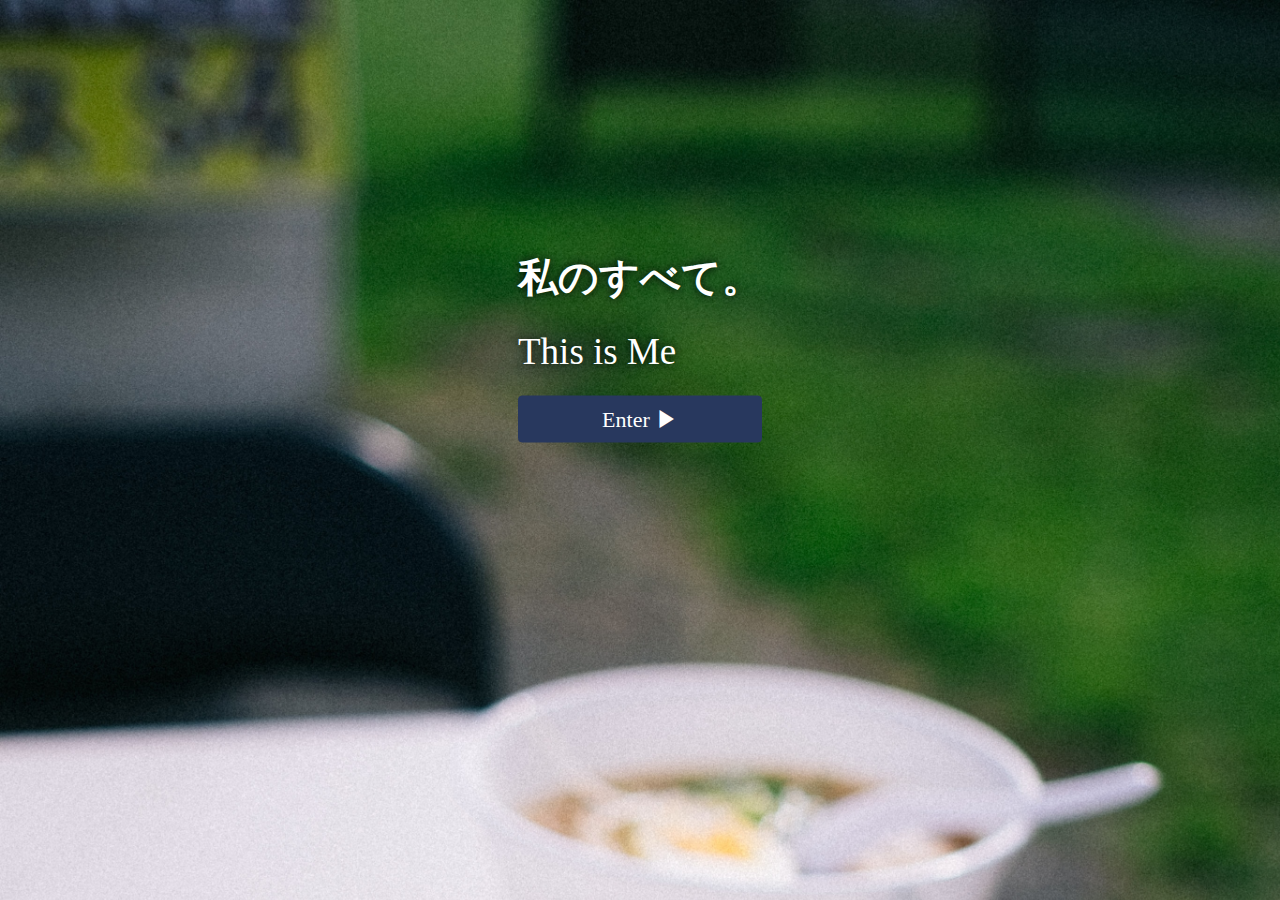
<file: index.html>
<!DOCTYPE html>
<html lang="ja">
<head>
    <meta charset="UTF-8">
        <link rel="stylesheet" href="css/bootstrap.min.css">
        <link rel="stylesheet" href="css/style.css">
    <meta name="viewport" content="width=device-width, initial-scale=1.0">
    <title>自己紹介サイト</title>
</head>
<body>
<section class="first-v">
    <div class="first-v__img"></div>
    <div class="first-v__wrap">
        <p class="catch">私のすべて。</p>
        <p class="catch_sub">This is Me</p>
<a href="index/main.html" type="button" class="btn btn-primary"><span class="ff">Enter</span> ▶︎</a>
    </div>
</section>

        <script src="js/jquery-3.5.1.slim.min.js"></script>
        <script src="js/bootstrap.bundle.min.js"></script>
</html>
</file>
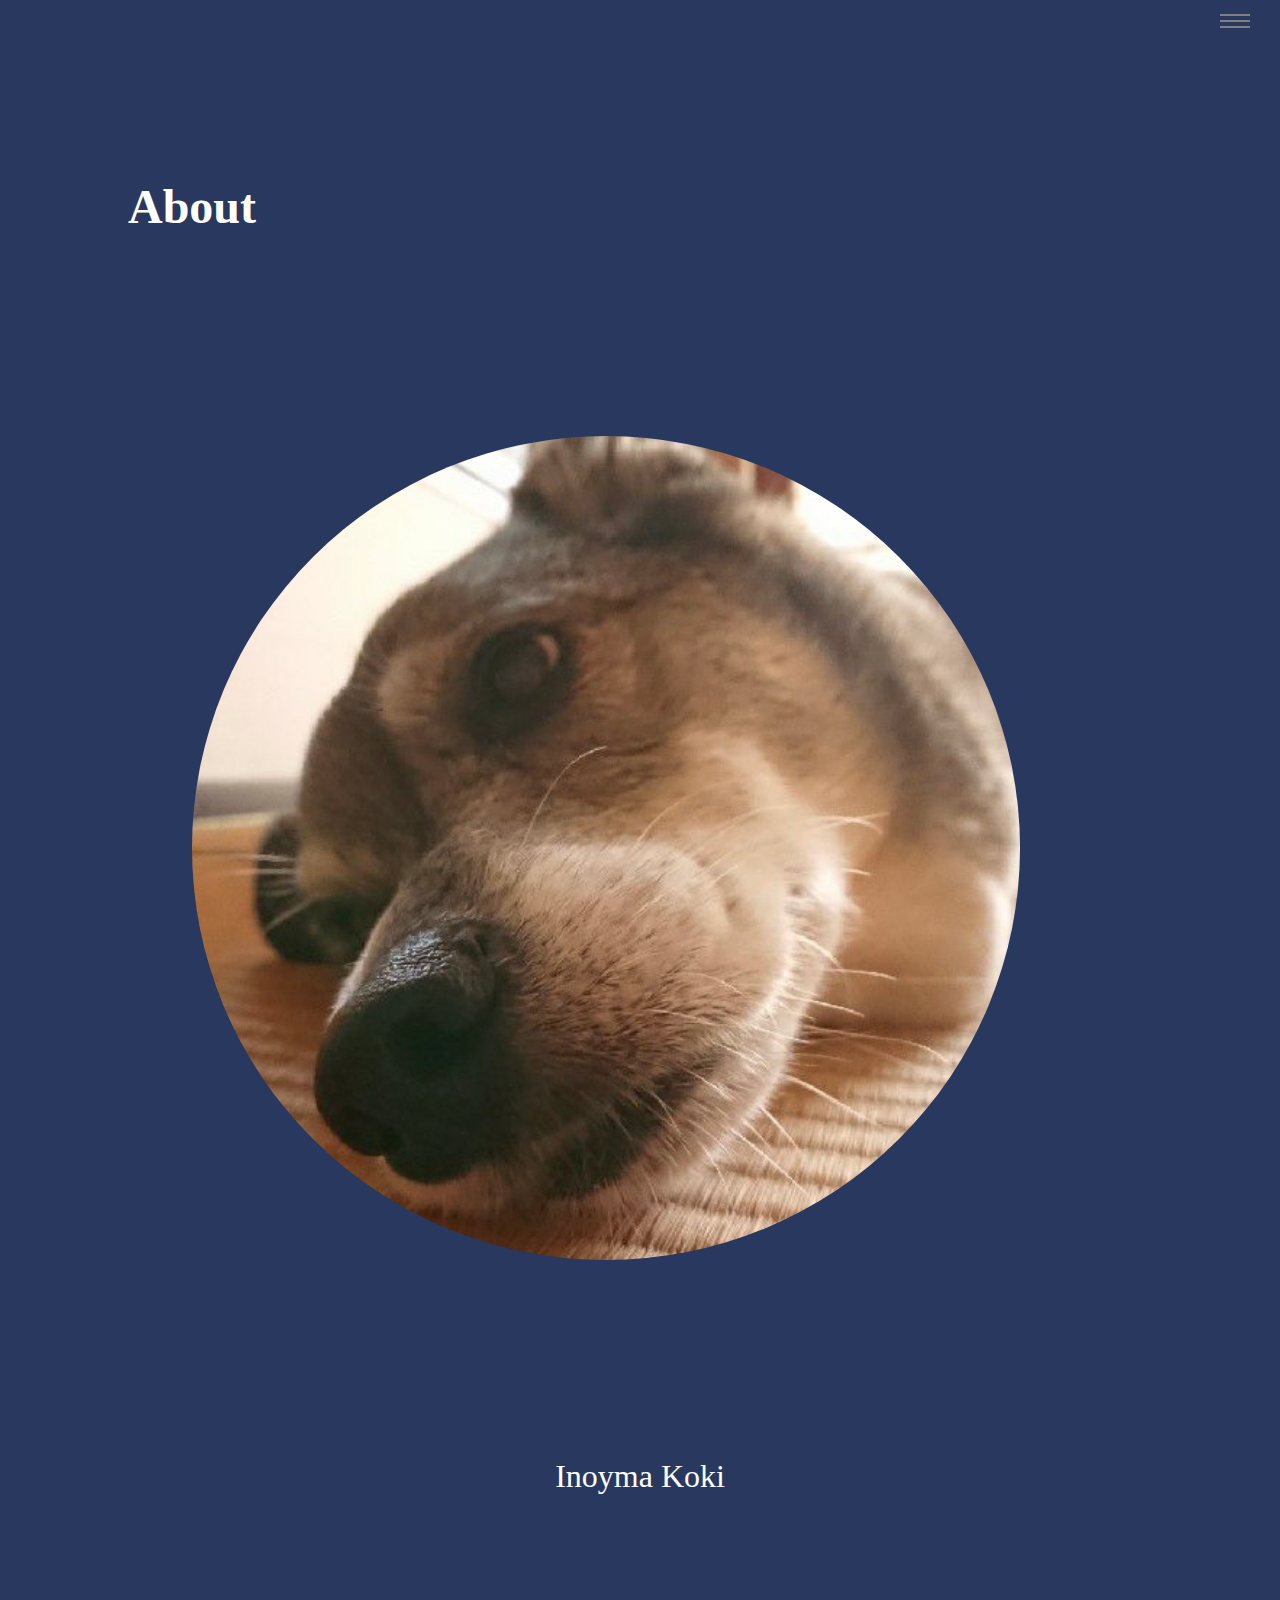
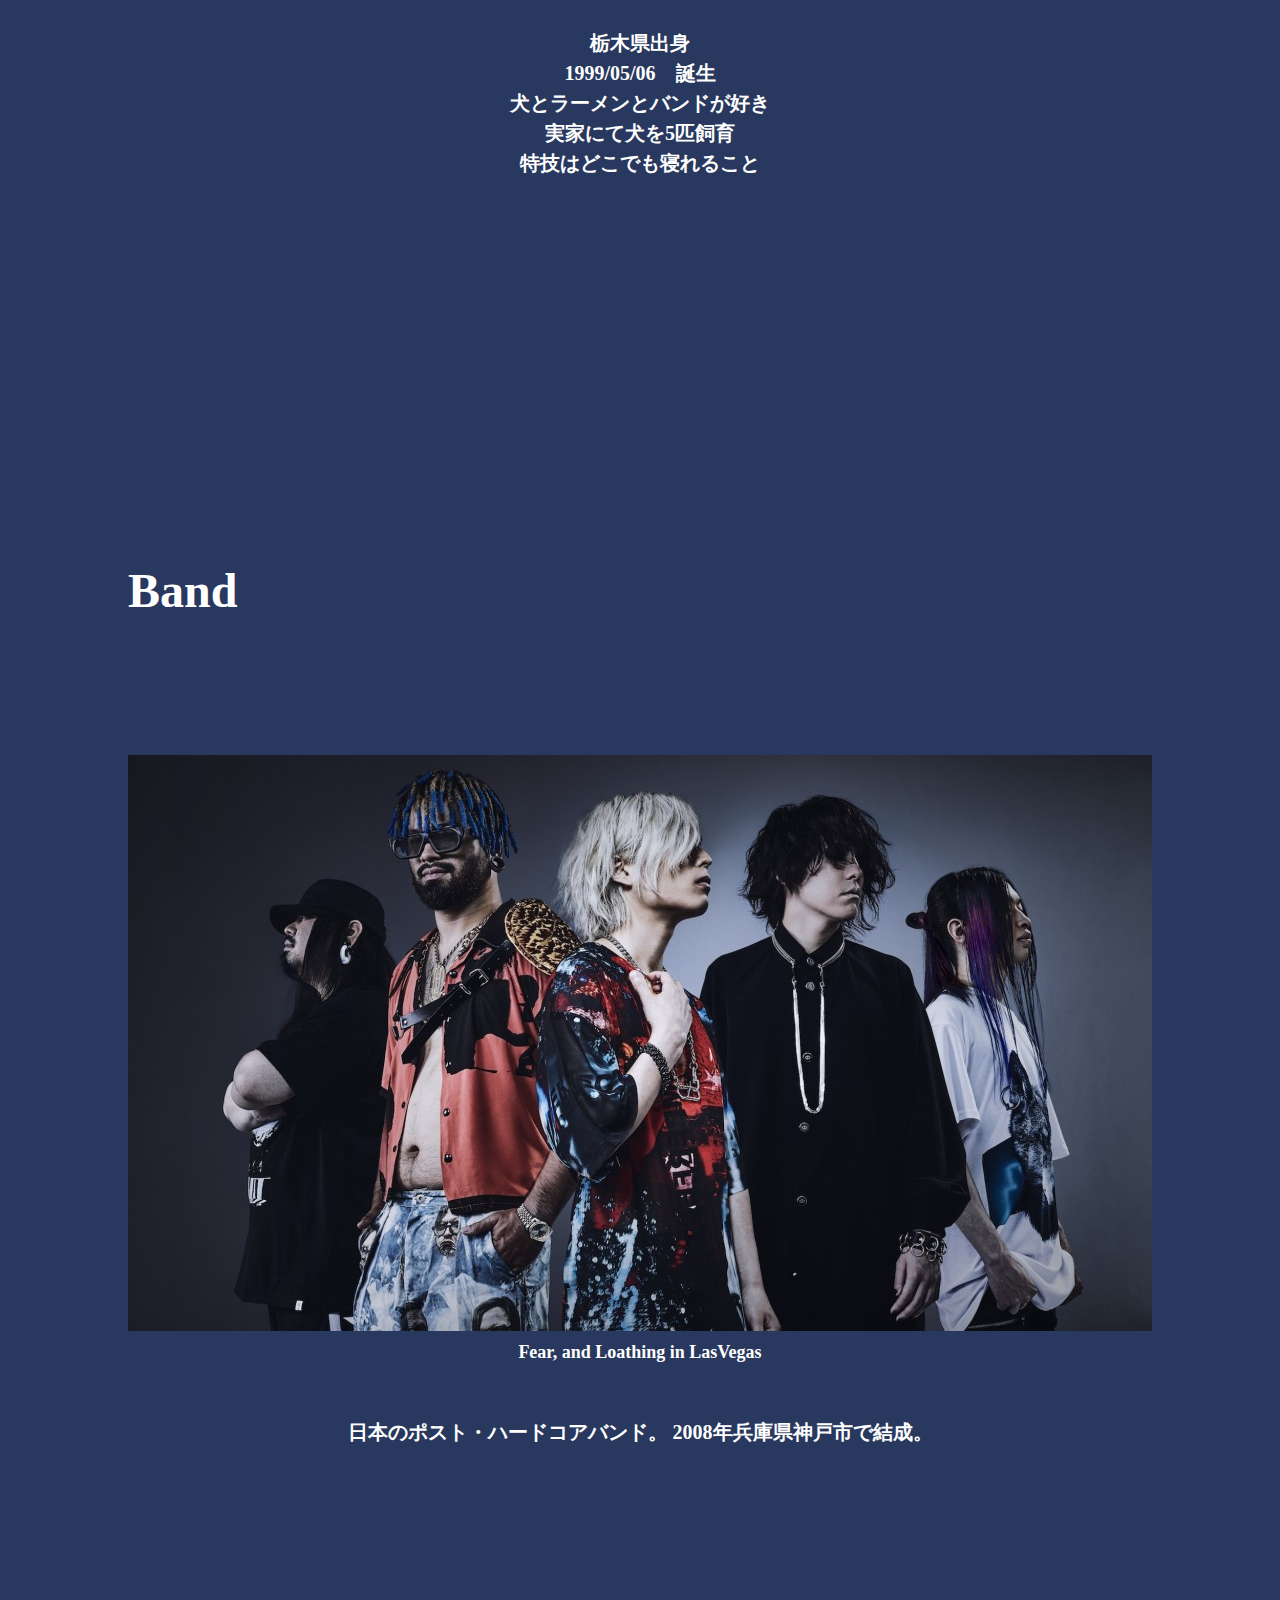
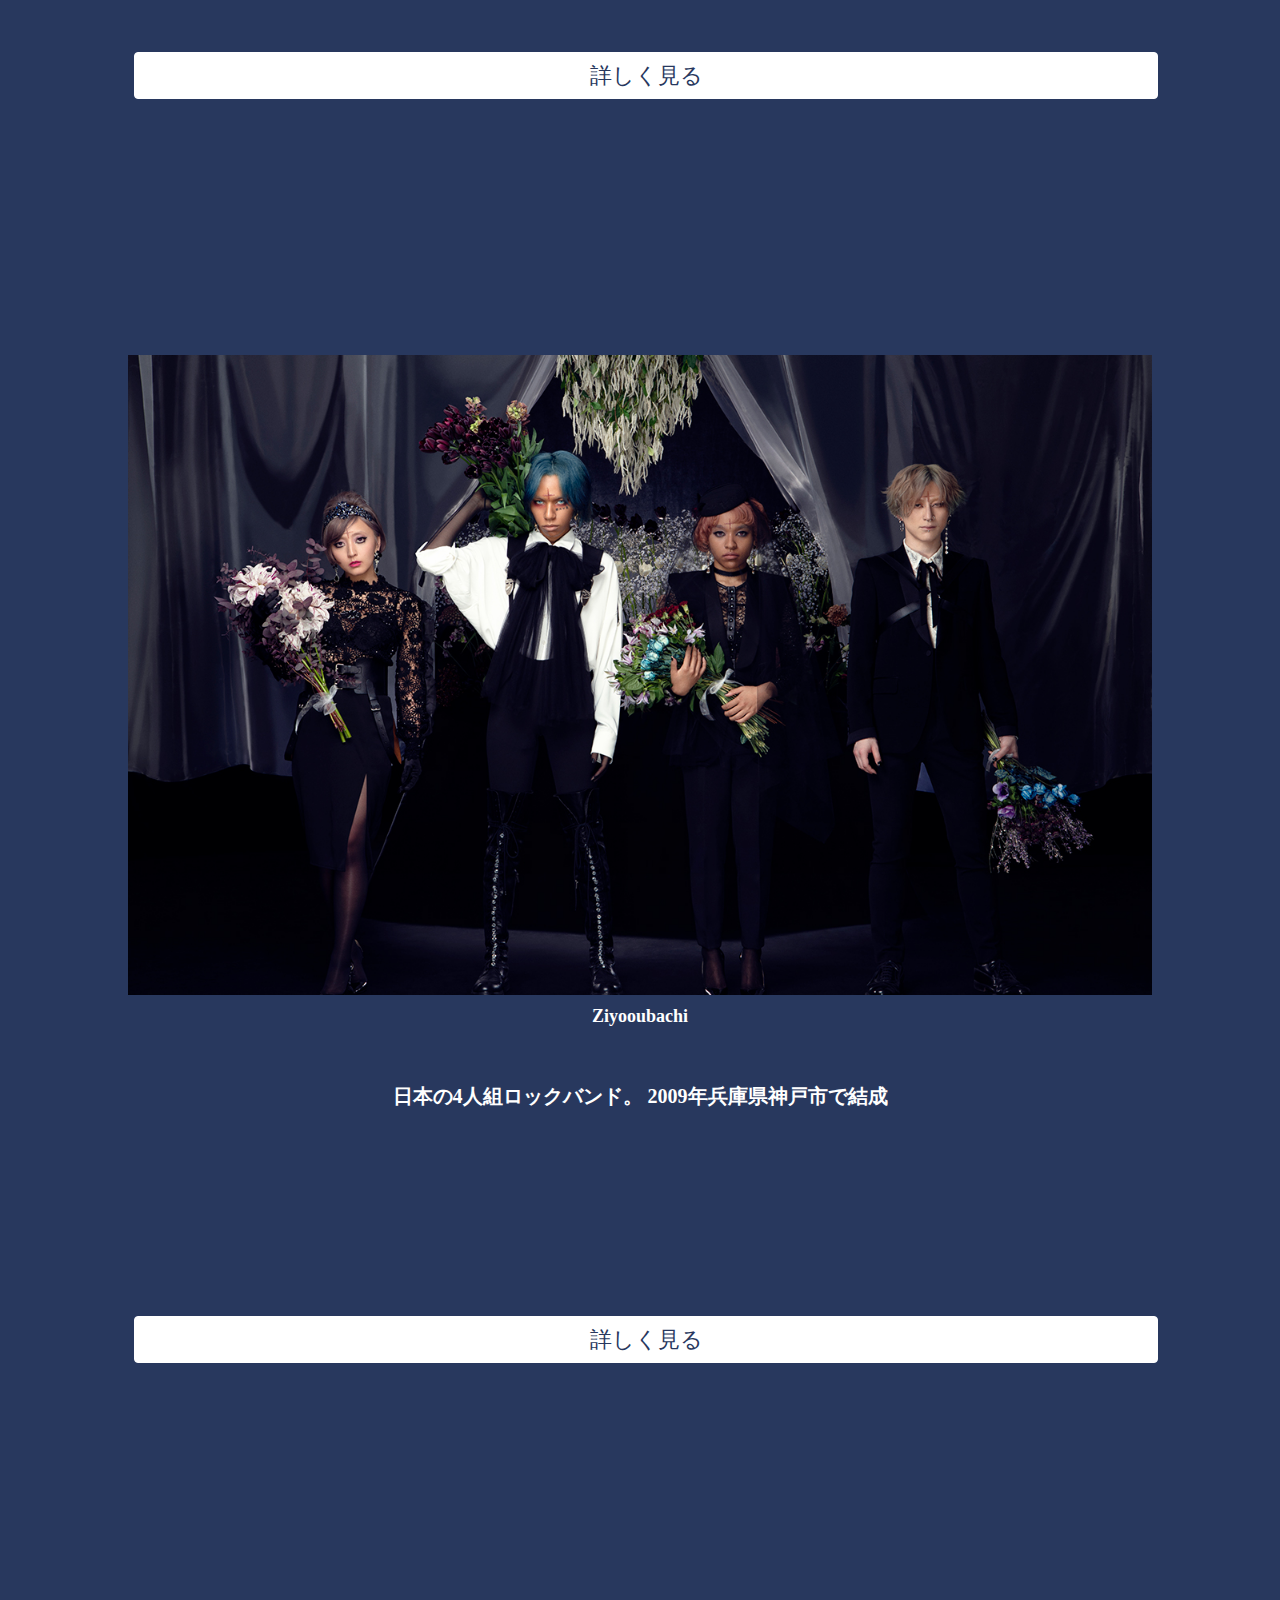
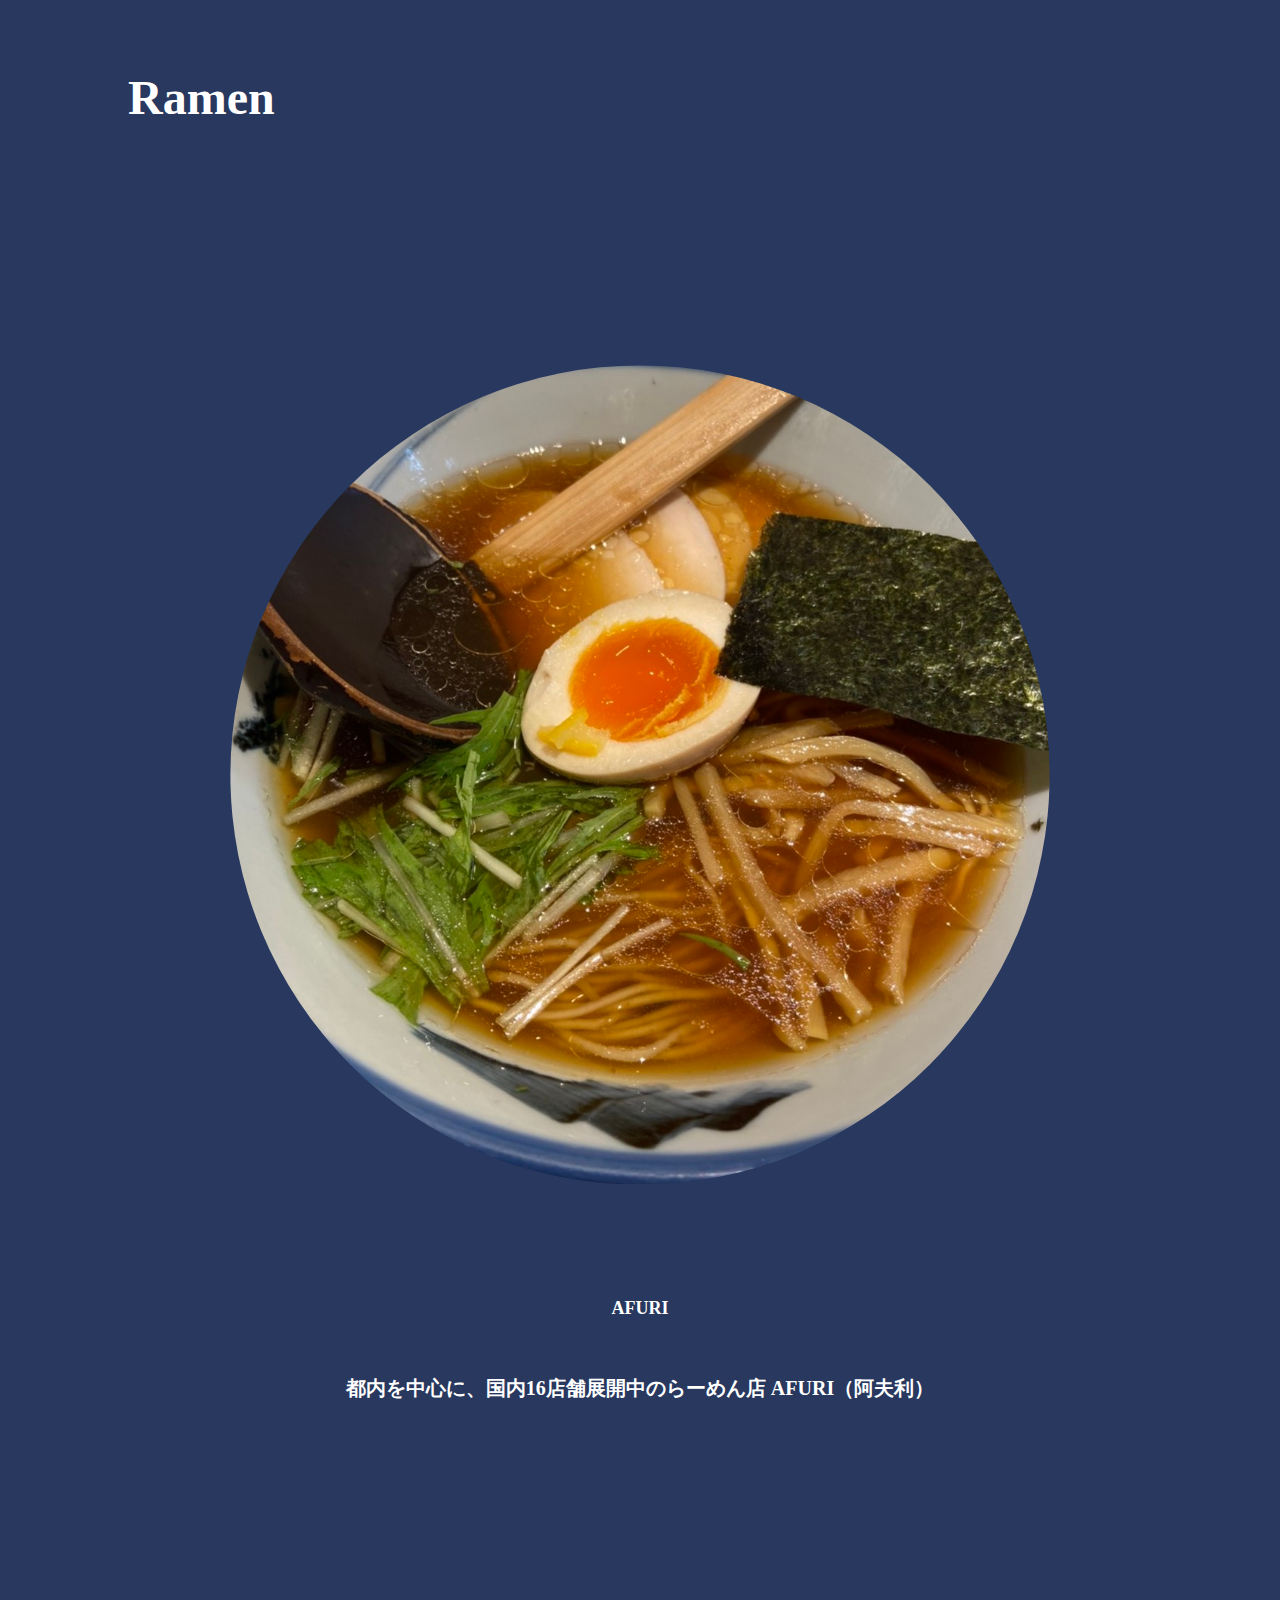
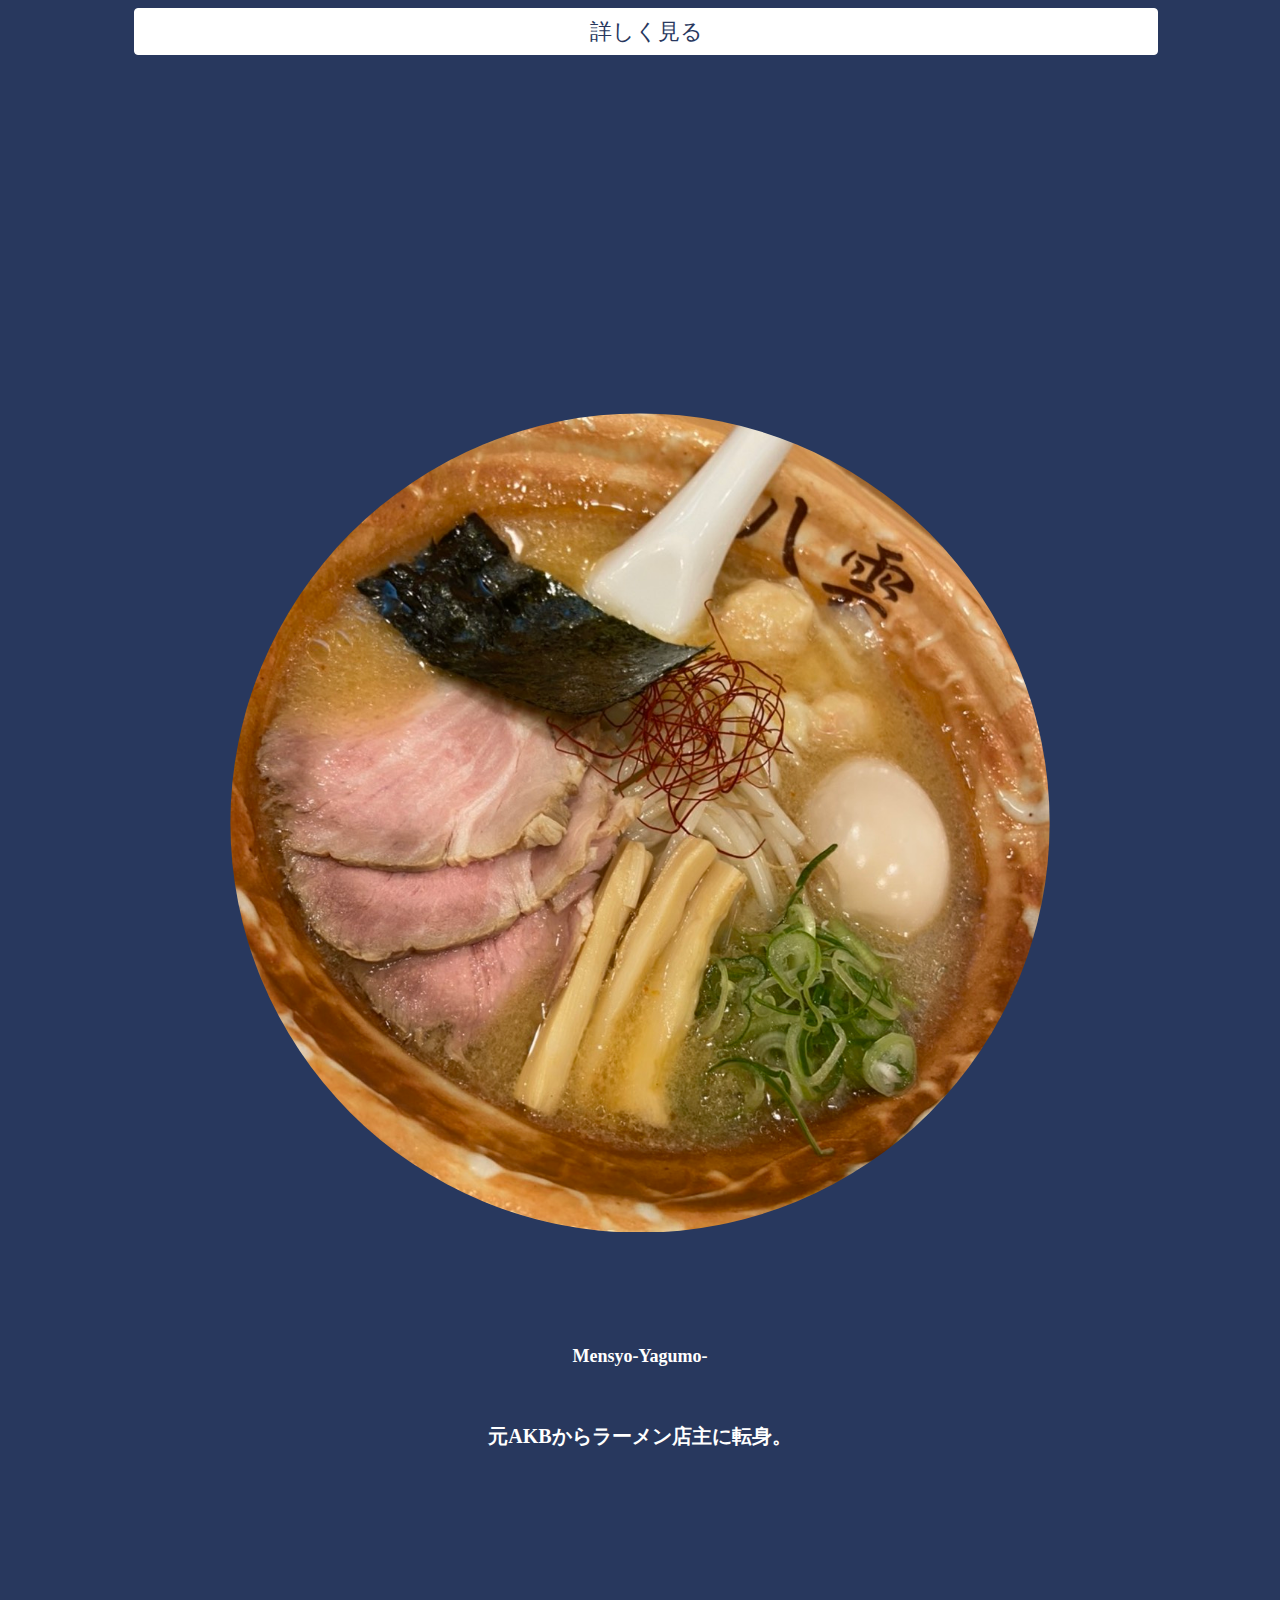
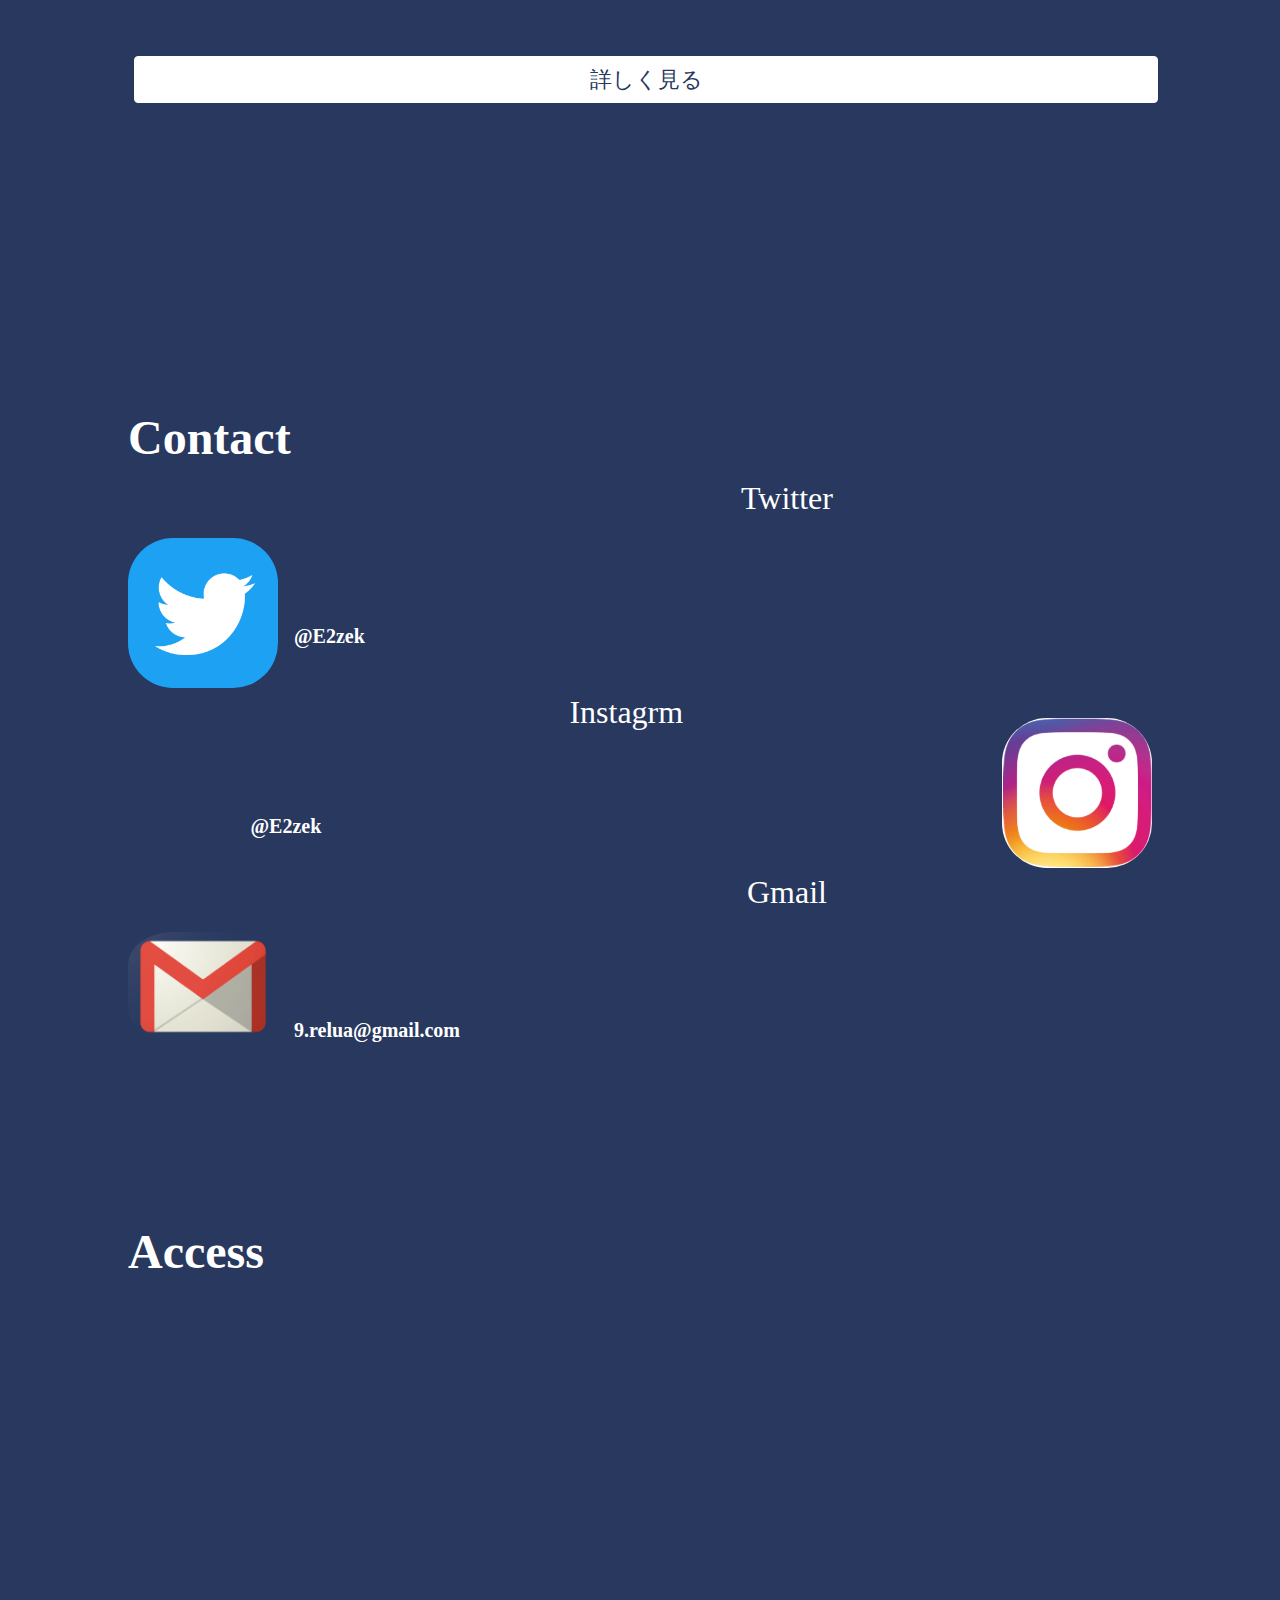
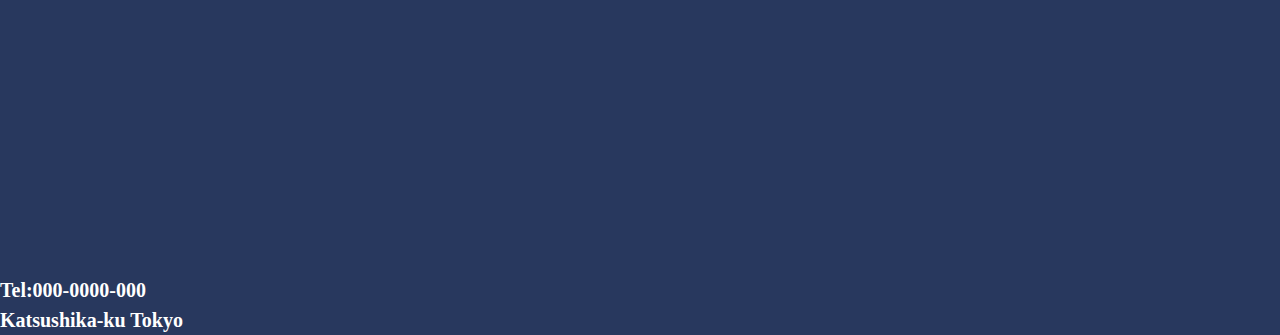
<file: index/main.html>
<!DOCTYPE html>
<html lang="ja">

<head>
    <meta charset="UTF-8">
    <link rel="stylesheet" href="../css/bootstrap.min.css">
    <link rel="stylesheet" href="main.css">
    <meta name="viewport" content="width=device-width, initial-scale=1.0">
    <title>About</title>
</head>

<body>
    <header class="header">
        <nav class="global-nav">
            <ul class="global-nav__list">
                <li class="global-nav__item"><a href="../index.html">TOP</a></li>
                <li class="global-nav__item"><a href="#about">About</a></li>
                <li class="global-nav__item"><a href="#band">Band</a></li>
                <li class="global-nav__item"><a href="#ramen">Ramen</a></li>
                <li class="global-nav__item"><a href="#contact">Contact</a></li>
                <li class="global-nav__item"><a href="#access">Access</a></li>
            </ul>
        </nav>
        <div class="hamburger" id="js-hamburger">
            <span class="hamburger__line hamburger__line--1"></span>
            <span class="hamburger__line hamburger__line--2"></span>
            <span class="hamburger__line hamburger__line--3"></span>
        </div>
        <div class="black-bg" id="js-black-bg"></div>
    </header>

    <h1 id="about">About</h1>
    <img src="../img/inu.jpeg" alt="" class="img-fluid inu">
    <h2>Inoyma Koki</h2>
    <p>栃木県出身 <br>
        1999/05/06　誕生 <br>
        犬とラーメンとバンドが好き <br>
        実家にて犬を5匹飼育 <br>
        特技はどこでも寝れること
    </p>
    <h1 id="band">Band</h1>
    <figure class="figure">
        <img src="../img/falilv.jpg" alt="" class="figure-img img-fluid band">
        <figcaption class="figure-caption">Fear, and Loathing in LasVegas</figcaption>
        <p>日本のポスト・ハードコアバンド。
            2008年兵庫県神戸市で結成。</p>
        <a href="band/falilv.html" type="button" class="btn btn-primary w-100"><span class="ff">詳しく見る</span></a>
    </figure>

    <figure class="figure">
        <img src="../img/ziyoou.jpg" alt="" class="figure-img img-fluid band">
        <figcaption class="figure-caption">Ziyooubachi</figcaption>
        <p>日本の4人組ロックバンド。
            2009年兵庫県神戸市で結成</p>
        <a href="band/ziyooubachi.html" type="button" class="btn btn-primary w-100"><span class="ff">詳しく見る</span></a>

    </figure>
    <h1 id="ramen">Ramen</h1>
    <figure class="figure">
        <img src="img/afuri.jpg" alt="" class="figure-img img-fluid img">
        <figcaption class="figure-caption">AFURI</figcaption>
        <p>都内を中心に、国内16店舗展開中のらーめん店 AFURI（阿夫利）</p>
        <a href="ramen/afuri.html" type="button" class="btn btn-primary w-100"><span class="ff">詳しく見る</span></a>
    </figure>

    <figure class="figure">
        <img src="img/yagumo.jpeg" alt="" class="figure-img img-fluid img">
        <figcaption class="figure-caption">Mensyo-Yagumo-</figcaption>
        <p>元AKBからラーメン店主に転身。</p>
        <a href="ramen/yagumo.html" type="button" class="btn btn-primary w-100"><span class="ff">詳しく見る</span></a>

    </figure>
    <h1 id="contact">Contact</h1>
    
    <div class="media">
        <img src="../img/twitter.png" alt="" class="mr-3">
        <div class="media-body">
            <h2>
                Twitter
            </h2>
            @E2zek
        </div>
    </div>
    <div class="media">
        <img src="../img/instagram.png" alt="" class="order-2">
        <div class="media-body order-1">
            <div class="insta">
                <h2>
                    Instagrm
                </h2>
                @E2zek
            </div>
        </div>
    </div>
    <div class="media">
        <img src="../img/gmail.png" alt="" class="mr-3">
        <div class="media-body">
            <h2>
                Gmail
            </h2>
            9.relua@gmail.com
        </div>
    </div>
    <h1 id="access">Access</h1>
    <iframe
        src="https://www.google.com/maps/embed?pb=!1m18!1m12!1m3!1d12952.51822305135!2d139.8195141848623!3d35.74762029758363!2m3!1f0!2f0!3f0!3m2!1i1024!2i768!4f13.1!3m3!1m2!1s0x60188fa76404ecb1%3A0x79b01039e8c35beb!2z5aCA5YiH6I-W6JKy5ZyS6aeF!5e0!3m2!1sja!2sjp!4v1594175572655!5m2!1sja!2sjp"
        width="600" height="450" frameborder="0" style="border:0;" allowfullscreen="" aria-hidden="false"
        tabindex="0"></iframe>
    <footer>
        Tel:000-0000-000 <br>
        Katsushika-ku Tokyo
    </footer>

    <script src="../js/jquery-3.5.1.slim.min.js"></script>
    <script src="../js/bootstrap.bundle.min.js"></script>
    <script src="../js/main.js"></script>
</body>

</html>
</file>
<file: css/style.css>
.first-v {
    width: 100%;
    height: 100vh;
    position: relative;
}

.first-v__wrap {
            position: absolute;
            top: 35%;
            left: 50%;
            height: 15%;
            display: flex;
            flex-direction: column;
            justify-content: space-between;
            transform: translate(-50%, -50%);
            color: white;
        }

.first-v__img {
    width: 100%; 
    height: 100vh;
    background-image: url(../img/ramen.jpg);
    background-repeat: no-repeat;
    background-size: cover;
    right: 0;
}

.catch {
    font-size: 40px;
    font-family:  YuMincho;
    font-weight: bold;
    z-index: 1;
    text-align: center;
    text-shadow: 0px 0px 10px black;
}
.catch_sub {
    font-size: 37px;
    font-family: YuMincho;
    z-index: 1;
        text-shadow: 0px 0px 10px black;

}

button {
    position: relative;
    top: 230%;
}

.btn-primary {
    font-size: 22px;
    background-color: #28385E;
    border-color: #28385E;
}

.ff {
    font-family: Yumincho;
}
</file>
<file: index/main.css>
.first-v {
    width: 100%;
    height: 100vh;
    position: relative;
}

.first-v__wrap {
            position: absolute;
            top: 35%;
            left: 50%;
            height: 15%;
            display: flex;
            flex-direction: column;
            justify-content: space-between;
            transform: translate(-50%, -50%);
            color: white;
        }

.first-v__img {
    width: 100%; 
    height: 100vh;
    background-image: url(../img/ramen.jpg);
    background-repeat: no-repeat;
    background-size: cover;
    right: 0;
}

.catch {
    font-size: 40px;
    font-family:  YuMincho;
    font-weight: bold;
    z-index: 1;
    text-align: center;
    text-shadow: 0px 0px 10px black;
}
.catch_sub {
    font-size: 37px;
    font-family: YuMincho;
    z-index: 1;
        text-shadow: 0px 0px 10px black;

}

button {
    position: relative;
    top: 230%;
}

.btn-primary {
    font-size: 22px;
    background-color: #28385E;
    border-color: #28385E;
}

.ff {
    font-family: Yumincho;
}

.header {
  position: fixed;
  left: 0;
  top: 0;
  width: 100%;
  height: 100px;
  background-color: ;
 rgba(0,0,0,.16);
}
.global-nav {
  position: fixed;
  right: -320px; /* これで隠れる */
  top: 0;
  width: 300px; /* スマホに収まるくらい */
  height: 100vh;
  padding-top: 40px;
  background-color: #fff;
  transition: all .6s;
  z-index: 200;
  overflow-y: auto; /* メニューが多くなったらスクロールできるように */
}
.hamburger {
  position: absolute;
  right: 0;
  top: 0;
  width: 40px; /* クリックしやすいようにちゃんと幅を指定する */
  height: 40px; /* クリックしやすいようにちゃんと高さを指定する */
  cursor: pointer;
  z-index: 300;
}
.global-nav__list {
  margin: 0;
  padding: 0;
  list-style: none;
}
.global-nav__item {
  text-align: center;
  padding: 0 14px;
}
.global-nav__item a {
  display: block;
  padding: 8px 0;
  border-bottom: 1px solid #eee;
  text-decoration: none;
  color: #111;
}
.global-nav__item a:hover {
  background-color: #eee;
}
.hamburger__line {
  position: absolute;
  left: -20px;
  width: 30px;
  height: 2px;
  background-color: gray;
  transition: all .6s;
}
.hamburger__line--1 {
  top: 14px;
}
.hamburger__line--2 {
  top: 20px;
}
.hamburger__line--3 {
  top: 26px;
}
.black-bg {
  position: fixed;
  left: 0;
  top: 0;
  width: 100vw;
  height: 100vh;
  z-index: 100;
  background-color: #000;
  opacity: 0;
  visibility: hidden;
  transition: all .6s;
  cursor: pointer;
}
/* 表示された時用のCSS */
.nav-open .global-nav {
  right: 0;
}
.nav-open .black-bg {
  opacity: .8;
  visibility: visible;
}
.nav-open .hamburger__line--1 {
  transform: rotate(45deg);
  top: 20px;
}
.nav-open .hamburger__line--2 {
  width: 0;
  left: 50%;
}
.nav-open .hamburger__line--3 {
  transform: rotate(-45deg);
  top: 20px;
}
.mr-3 {
    width: 150px;
    border-radius: 30%;
    margin-top:5%;
    margin-left: 10%;
}

.order-2 {
    width: 150px;
    border-radius: 30%;
     margin-top: 30px;
    margin-right: 10%;
}

.insta {
    margin-left: 25%;
}

h1 {
    margin-top: 50px;
    font-family: fantasy;
    font-weight: bold;
    font-size: 3rem;
    color: white;
}

h5 {
    margin-top: 50px;
    font-family: fantasy;
    font-weight: bold;
    font-size: 2rem;
    color: white;
}

body {
    font-family: Yumincho;
    font-weight: bold;
    font-size: 20px;
    background-color: #28385E;
    color: white;
    width: 100%;
}

h1{
    padding: 10% 0 0 10%;    
    color: white;
}

iframe {
  width: 80%;
  margin: 5% 5% 5% 10%;
}

p{
    margin-left: 10%;
}

h1{
    padding: 10% 0 0 10%;    
    color: white;
}

body {
    background-color: #28385E;
}

figure {
  margin: 10%;
}

figcaption {
    text-align: center;
}
.figure-caption {
    color: white;
}
p {
    text-align: center;
    margin: 5%;
    color: white;
}


.btn-primary {
    margin-left: 6px;
    color: #28385E;
    font-size: 22px;
    background-color: white;
    border-color: white;
}
h1{
    padding: 10% 0 0 10%;    
}
.img{
    border-radius: 50%;
    padding: 10%;
}
p, h2 {
    text-align: center;
    line-height: 150%;
}
h2 {
    margin-bottom: 10%;
}
p {
    margin-bottom: 20%;
}

body {
    background-color: #28385E;
    color: white;
}

.inu {
  border-radius: 50%;
  padding: 15%;
}

.bottom-btn {
  margin-left: 25%;
  margin-bottom: 10%;
}

.falilv-img {
  width: 100%;
  padding: 10%;
}

.ziyoou {
  margin-left: 12%;
}

.afuri {
  border-radius: 50%;
}
</file>
